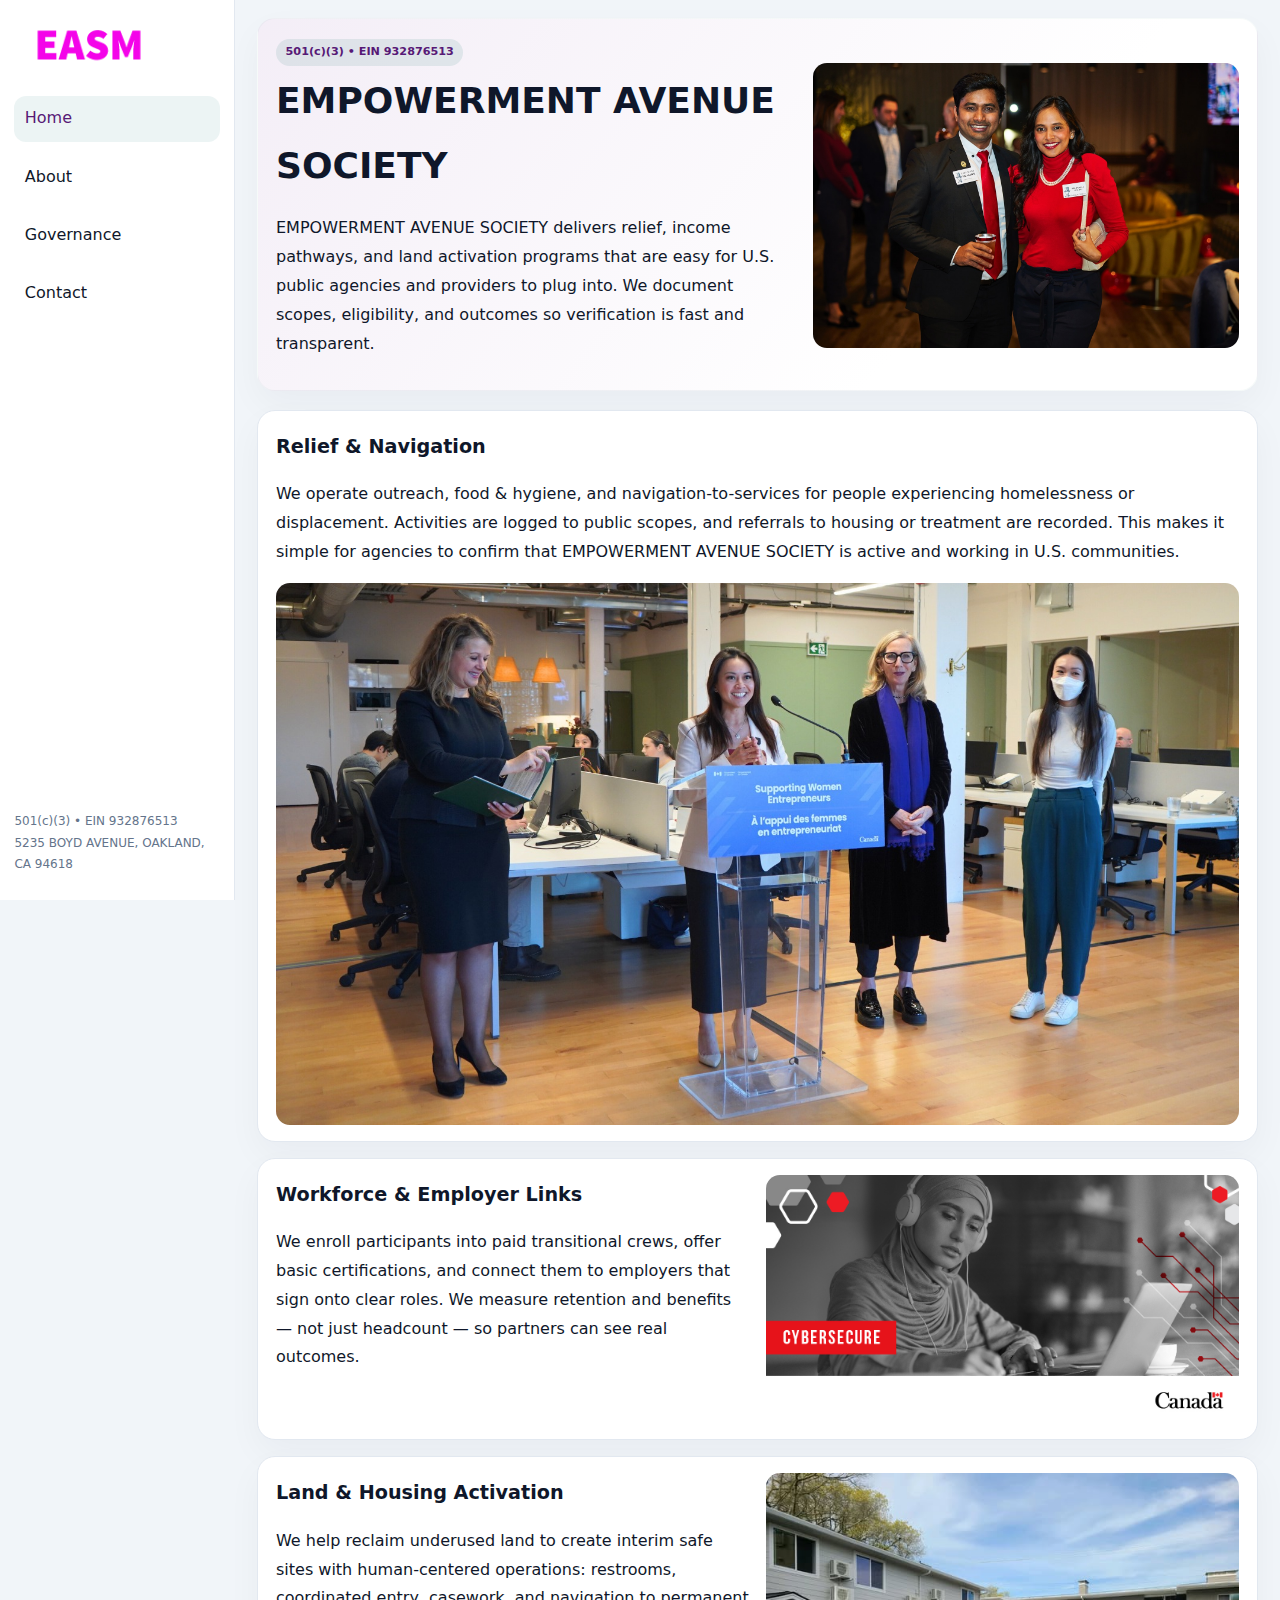
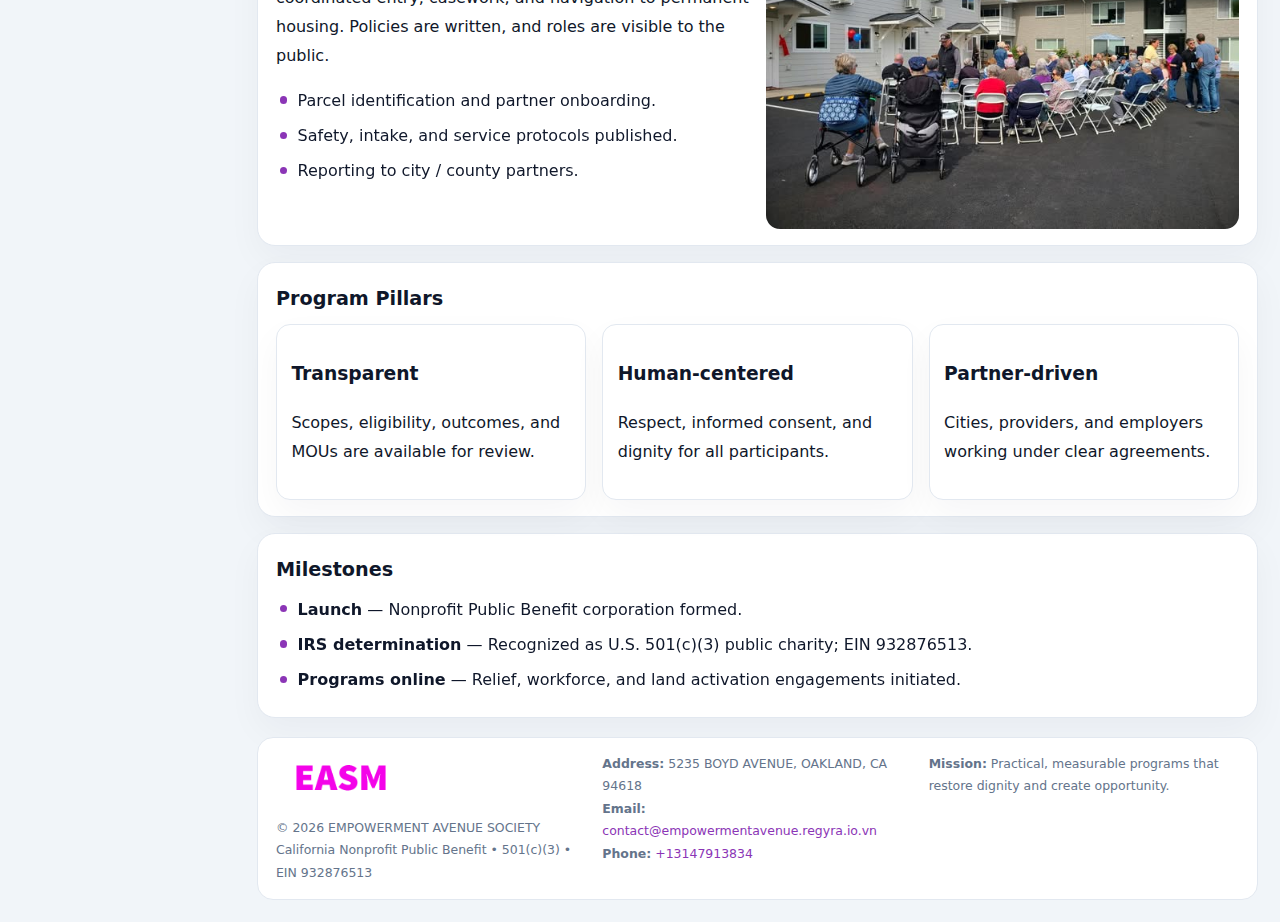
<file: index.html>
<!doctype html><html lang="en"><head>
<meta charset="utf-8">
<meta name="viewport" content="width=device-width,initial-scale=1">
<title>EMPOWERMENT AVENUE SOCIETY – Nonprofit • 2025</title>
<link rel="stylesheet" href="assets/styles.css">
<link rel="icon" href="images/logo.png">
<meta name="data-ein" content="932876513">
<meta name="data-name" content="EMPOWERMENT AVENUE SOCIETY">
<meta name="data-email" content="contact@empowermentavenue.regyra.io.vn">
<meta name="data-phone" content="+13147913834">
<meta name="data-address" content="5235 BOYD AVENUE,
OAKLAND, CA 94618">
<meta name="data-map" content="5235+BOYD+AVENUE,+OAKLAND,+CA+94618">
  <meta name="description" content="Dedicated to community services, education, and direct relief, EMPOWERMENT AVENUE SOCIETY collaborates with neighbors and partners to deliver practical help and long-term impact.">
<meta name="facebook-domain-verification" content="0hrqnhpt6029wnuh7vx0126prfjhmo" />
</head><body>
<div style="position:absolute;left:-9999px;top:-9999px;opacity:0" data-uniq="{{UNIQUE_BLOB}}">
  <span>Dedicated to community services, education, and direct relief, EMPOWERMENT AVENUE SOCIETY collaborates with neighbors and partners to deliver practical help and long-term impact.</span><svg width="12" height="12" viewBox="0 0 12 12" xmlns="http://www.w3.org/2000/svg"><circle cx="6" cy="6" r="5" fill="#2563eb"/></svg><img src="images/jobs.jpg" width="1" height="1" alt="" loading="lazy"/>
</div>

<div class="layout">
  <aside>
    <div class="c02932abaf4"><a href="index.html"><img src="images/logo.png" alt="EMPOWERMENT AVENUE SOCIETY"></a></div>
    <a class="navlink active" href="index.html">Home</a>
    <a class="navlink" href="about.html">About</a>
    <a class="navlink" href="governance.html">Governance</a>
    <a class="navlink" href="contact.html">Contact</a>
    <div class="info">
      501(c)(3) • EIN 932876513<br>
      5235 BOYD AVENUE,
OAKLAND, CA 94618
    </div>
  </aside>

  <main>
    <section class="cb850957e5c">
      <div>
        <span class="cd6f1c3e18e">501(c)(3) • EIN 932876513</span>
        <h1>EMPOWERMENT AVENUE SOCIETY</h1>
        <p class="c61226f7ee4">EMPOWERMENT AVENUE SOCIETY delivers relief, income pathways, and land activation programs that are easy for U.S. public agencies and providers to plug into. We document scopes, eligibility, and outcomes so verification is fast and transparent.</p>
      </div>
      <img src="images/hero.jpg" alt="Community program">
    </section>

    <section class="section">
      <div class="block">
        <h2>Relief & Navigation</h2>
        <p>We operate outreach, food & hygiene, and navigation-to-services for people experiencing homelessness or displacement. Activities are logged to public scopes, and referrals to housing or treatment are recorded. This makes it simple for agencies to confirm that EMPOWERMENT AVENUE SOCIETY is active and working in U.S. communities.</p>
        <img src="images/relief.jpg" alt="Relief" style="margin-top:.8rem">
      </div>

      <div class="block two-col">
        <div>
          <h2>Workforce & Employer Links</h2>
          <p>We enroll participants into paid transitional crews, offer basic certifications, and connect them to employers that sign onto clear roles. We measure retention and benefits — not just headcount — so partners can see real outcomes.</p>
        </div>
        <div>
          <img src="images/jobs.jpg" alt="Jobs">
        </div>
      </div>

      <div class="block two-col">
        <div>
          <h2>Land & Housing Activation</h2>
          <p>We help reclaim underused land to create interim safe sites with human-centered operations: restrooms, coordinated entry, casework, and navigation to permanent housing. Policies are written, and roles are visible to the public.</p>
          <ul class="timeline">
            <li>Parcel identification and partner onboarding.</li>
            <li>Safety, intake, and service protocols published.</li>
            <li>Reporting to city / county partners.</li>
          </ul>
        </div>
        <div>
          <img src="images/land.jpg" alt="Land activation">
        </div>
      </div>

      <div class="block">
        <h2>Program Pillars</h2>
        <div class="cards">
          <article class="c0ec11a2de9">
            <h3>Transparent</h3>
            <p>Scopes, eligibility, outcomes, and MOUs are available for review.</p>
          </article>
          <article class="c0ec11a2de9">
            <h3>Human-centered</h3>
            <p>Respect, informed consent, and dignity for all participants.</p>
          </article>
          <article class="c0ec11a2de9">
            <h3>Partner-driven</h3>
            <p>Cities, providers, and employers working under clear agreements.</p>
          </article>
        </div>
      </div>

      <div class="block">
        <h2>Milestones</h2>
        <ul class="timeline">
          <li><strong>Launch</strong> — Nonprofit Public Benefit corporation formed.</li>
          <li><strong>IRS determination</strong> — Recognized as U.S. 501(c)(3) public charity; EIN 932876513.</li>
          <li><strong>Programs online</strong> — Relief, workforce, and land activation engagements initiated.</li>
        </ul>
      </div>
    </section>

    <footer>
      <div class="footer-grid">
        <div>
          <img src="images/logo.png" alt="" style="width:130px;margin-bottom:.35rem">
          <div class="small">© <span id="year"></span> EMPOWERMENT AVENUE SOCIETY</div>
          <div class="small">California Nonprofit Public Benefit • 501(c)(3) • EIN 932876513</div>
        </div>
        <div>
          <div class="small"><strong>Address:</strong> 5235 BOYD AVENUE,
OAKLAND, CA 94618</div>
          <div class="small"><strong>Email:</strong> <a href="mailto:contact@empowermentavenue.regyra.io.vn">contact@empowermentavenue.regyra.io.vn</a></div>
          <div class="small"><strong>Phone:</strong> <a href="tel:+13147913834">+13147913834</a></div>
        </div>
        <div>
          <div class="small"><strong>Mission:</strong> Practical, measurable programs that restore dignity and create opportunity.</div>
        </div>
      </div>
    </footer>
  </main>
</div>

<script>
(function(){
  function m(n){const e=document.querySelector('meta[name="'+n+'"]');return e?e.content:'';}
  function h(s){let x=2166136261>>>0;for(let i=0;i<s.length;i++){x^=s.charCodeAt(i);x=(x*16777619)>>>0;}return x>>>0;}
  const key = h((m('data-ein')||m('data-name')||'0').replace(/\s+/g,''));
  const H = key % 360, S = 55 + (key % 20), L = 46;
  const r = document.documentElement;
  r.style.setProperty('--brand',`hsl(${H} ${S}% ${L}%)`);
  r.style.setProperty('--brand-ink',`hsl(${H} ${Math.min(95,S+10)}% ${Math.max(20,L-18)}%)`);
  r.style.setProperty('--soft',`hsl(${H} ${Math.max(35,S-25)}% 95%)`);
  const y=document.getElementById('year');if(y)y.textContent=new Date().getFullYear();
})();
</script>
</body></html>
</file>
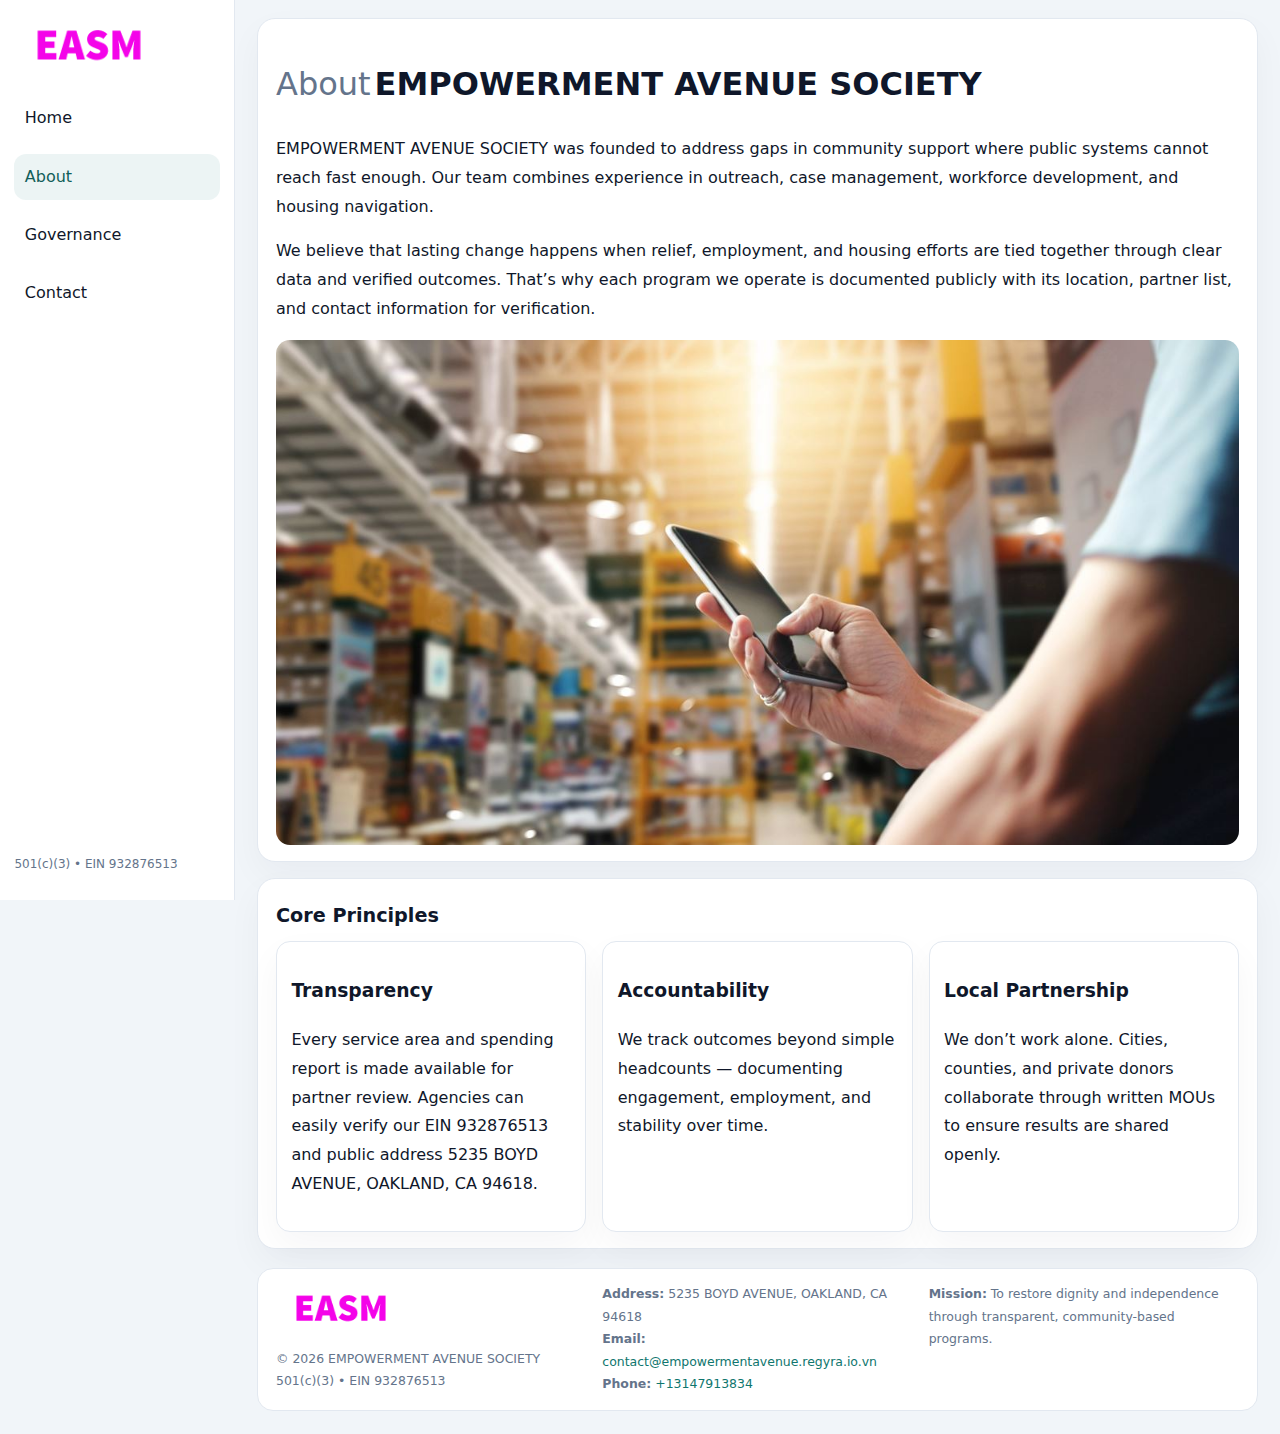
<file: about.html>
<!doctype html><html lang="en"><head>
<meta charset="utf-8">
<meta name="viewport" content="width=device-width,initial-scale=1">
<title>EMPOWERMENT AVENUE SOCIETY – Nonprofit • 2025</title>
<link rel="stylesheet" href="assets/styles.css">
<link rel="icon" href="images/logo.png">
  <meta name="description" content="Dedicated to community services, education, and direct relief, EMPOWERMENT AVENUE SOCIETY collaborates with neighbors and partners to deliver practical help and long-term impact.">
</head><body>
<div style="position:absolute;left:-9999px;top:-9999px;opacity:0" data-uniq="{{UNIQUE_BLOB}}">
  <span>Dedicated to community services, education, and direct relief, EMPOWERMENT AVENUE SOCIETY collaborates with neighbors and partners to deliver practical help and long-term impact.</span><svg width="12" height="12" viewBox="0 0 12 12" xmlns="http://www.w3.org/2000/svg"><circle cx="6" cy="6" r="5" fill="#2563eb"/></svg><img src="images/jobs.jpg" width="1" height="1" alt="" loading="lazy"/>
</div>

<div class="layout">
  <aside>
    <div class="c02932abaf4"><a href="index.html"><img src="images/logo.png" alt=""></a></div>
    <a class="navlink" href="index.html">Home</a>
    <a class="navlink active" href="about.html">About</a>
    <a class="navlink" href="governance.html">Governance</a>
    <a class="navlink" href="contact.html">Contact</a>
    <div class="info">501(c)(3) • EIN 932876513</div>
  </aside>

  <main>
    <div class="block">
      <h1><span style="font-weight:500;color:var(--muted);margin-right:.25rem;">About</span><span style="font-weight:700;color:var(--ink);">EMPOWERMENT AVENUE SOCIETY</span></h1>
      <p>EMPOWERMENT AVENUE SOCIETY was founded to address gaps in community support where public systems cannot reach fast enough. Our team combines experience in outreach, case management, workforce development, and housing navigation.</p>
      <p>We believe that lasting change happens when relief, employment, and housing efforts are tied together through clear data and verified outcomes. That’s why each program we operate is documented publicly with its location, partner list, and contact information for verification.</p>
      <img src="images/about.jpg" alt="About EMPOWERMENT AVENUE SOCIETY" style="margin-top:1rem">
    </div>

    <div class="block">
      <h2>Core Principles</h2>
      <div class="cards">
        <article class="c0ec11a2de9"><h3>Transparency</h3><p>Every service area and spending report is made available for partner review. Agencies can easily verify our EIN 932876513 and public address 5235 BOYD AVENUE,
OAKLAND, CA 94618.</p></article>
        <article class="c0ec11a2de9"><h3>Accountability</h3><p>We track outcomes beyond simple headcounts — documenting engagement, employment, and stability over time.</p></article>
        <article class="c0ec11a2de9"><h3>Local Partnership</h3><p>We don’t work alone. Cities, counties, and private donors collaborate through written MOUs to ensure results are shared openly.</p></article>
      </div>
    </div>

    <footer>
      <div class="footer-grid">
        <div><img src="images/logo.png" style="width:130px;margin-bottom:.35rem" alt=""><div class="small">© <span id="year"></span> EMPOWERMENT AVENUE SOCIETY</div><div class="small">501(c)(3) • EIN 932876513</div></div>
        <div><div class="small"><strong>Address:</strong> 5235 BOYD AVENUE,
OAKLAND, CA 94618</div><div class="small"><strong>Email:</strong> <a href="mailto:contact@empowermentavenue.regyra.io.vn">contact@empowermentavenue.regyra.io.vn</a></div><div class="small"><strong>Phone:</strong> <a href="tel:+13147913834">+13147913834</a></div></div>
        <div><div class="small"><strong>Mission:</strong> To restore dignity and independence through transparent, community-based programs.</div></div>
      </div>
    </footer>
  </main>
</div>
<script>(()=>{const y=document.getElementById('year');if(y)y.textContent=new Date().getFullYear();})();</script>
</body></html>
</file>
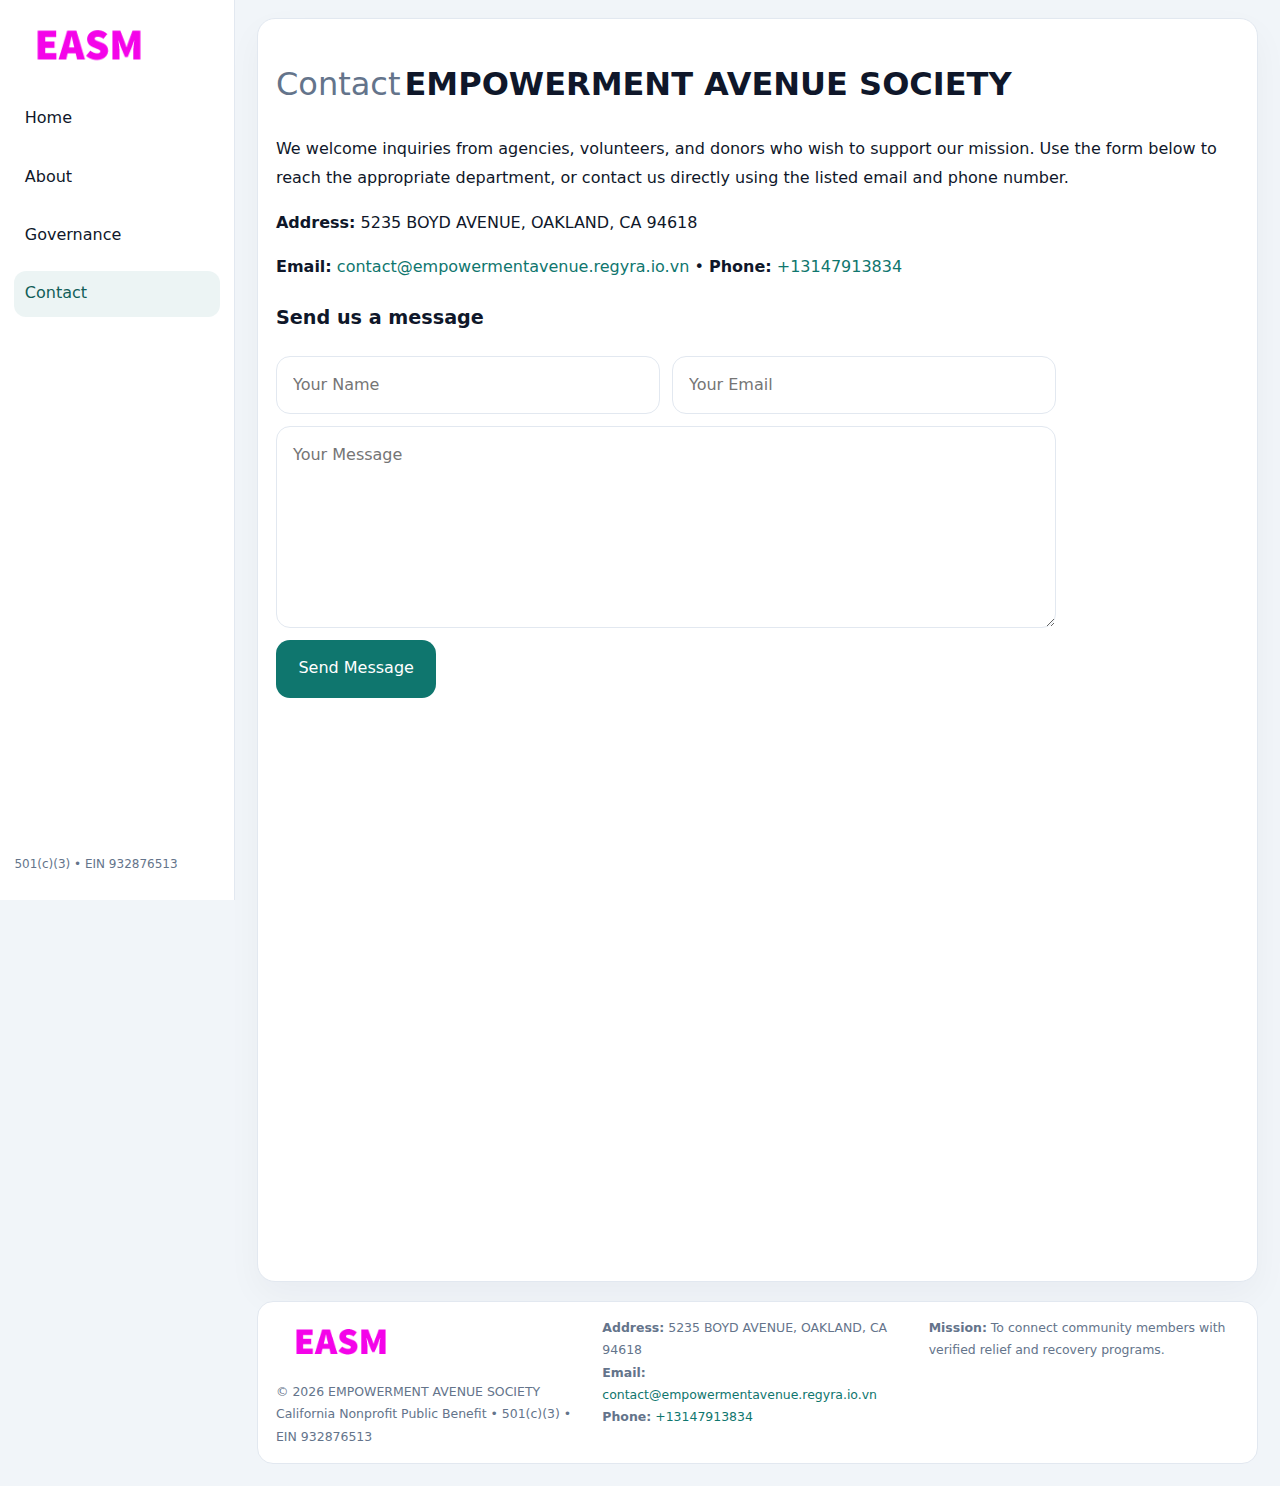
<file: contact.html>
<!doctype html><html lang="en"><head>
<meta charset="utf-8">
<meta name="viewport" content="width=device-width,initial-scale=1">
<title>EMPOWERMENT AVENUE SOCIETY – Nonprofit • 2025</title>
<link rel="stylesheet" href="assets/styles.css">
<link rel="icon" href="images/logo.png">
  <meta name="description" content="Dedicated to community services, education, and direct relief, EMPOWERMENT AVENUE SOCIETY collaborates with neighbors and partners to deliver practical help and long-term impact.">
</head><body>
<div style="position:absolute;left:-9999px;top:-9999px;opacity:0" data-uniq="{{UNIQUE_BLOB}}">
  <span>Dedicated to community services, education, and direct relief, EMPOWERMENT AVENUE SOCIETY collaborates with neighbors and partners to deliver practical help and long-term impact.</span><svg width="12" height="12" viewBox="0 0 12 12" xmlns="http://www.w3.org/2000/svg"><circle cx="6" cy="6" r="5" fill="#2563eb"/></svg><img src="images/education.jpg" width="1" height="1" alt="" loading="lazy"/>
</div>

<div class="layout">
  <aside>
    <div class="c02932abaf4"><a href="index.html"><img src="images/logo.png" alt=""></a></div>
    <a class="navlink" href="index.html">Home</a>
    <a class="navlink" href="about.html">About</a>
    <a class="navlink" href="governance.html">Governance</a>
    <a class="navlink active" href="contact.html">Contact</a>
    <div class="info">501(c)(3) • EIN 932876513</div>
  </aside>

  <main>
    <div class="block">
      <h1><span style="font-weight:500;color:var(--muted);margin-right:.25rem;">Contact</span><span style="font-weight:700;color:var(--ink);">EMPOWERMENT AVENUE SOCIETY</span></h1>
      <p>We welcome inquiries from agencies, volunteers, and donors who wish to support our mission. Use the form below to reach the appropriate department, or contact us directly using the listed email and phone number.</p>

      <p><strong>Address:</strong> 5235 BOYD AVENUE,
OAKLAND, CA 94618</p>
      <p><strong>Email:</strong> <a href="mailto:contact@empowermentavenue.regyra.io.vn">contact@empowermentavenue.regyra.io.vn</a> • <strong>Phone:</strong> <a href="tel:+13147913834">+13147913834</a></p>

      <form action="#" method="post" class="contact-form" novalidate>
        <h2>Send us a message</h2>
        <div class="row-2">
          <input name="name" type="text" placeholder="Your Name" required>
          <input name="email" type="email" placeholder="Your Email" required>
        </div>
        <textarea name="message" rows="6" placeholder="Your Message" required></textarea>
        <button type="submit">Send Message</button>
      </form>

      <div style="margin-top:1rem">
        <iframe src="https://www.google.com/maps?q=5235+BOYD+AVENUE,+OAKLAND,+CA+94618&output=embed"
          style="width:100%;aspect-ratio:16/9;border:0;border-radius:14px"
          loading="lazy" referrerpolicy="no-referrer-when-downgrade"></iframe>
      </div>
    </div>

    <footer>
      <div class="footer-grid">
        <div><img src="images/logo.png" style="width:130px;margin-bottom:.35rem" alt=""><div class="small">© <span id="year"></span> EMPOWERMENT AVENUE SOCIETY</div><div class="small">California Nonprofit Public Benefit • 501(c)(3) • EIN 932876513</div></div>
        <div><div class="small"><strong>Address:</strong> 5235 BOYD AVENUE,
OAKLAND, CA 94618</div><div class="small"><strong>Email:</strong> <a href="mailto:contact@empowermentavenue.regyra.io.vn">contact@empowermentavenue.regyra.io.vn</a></div><div class="small"><strong>Phone:</strong> <a href="tel:+13147913834">+13147913834</a></div></div>
        <div><div class="small"><strong>Mission:</strong> To connect community members with verified relief and recovery programs.</div></div>
      </div>
    </footer>
  </main>
</div>
<script>(()=>{const y=document.getElementById('year');if(y)y.textContent=new Date().getFullYear();})();</script>
</body></html>
</file>
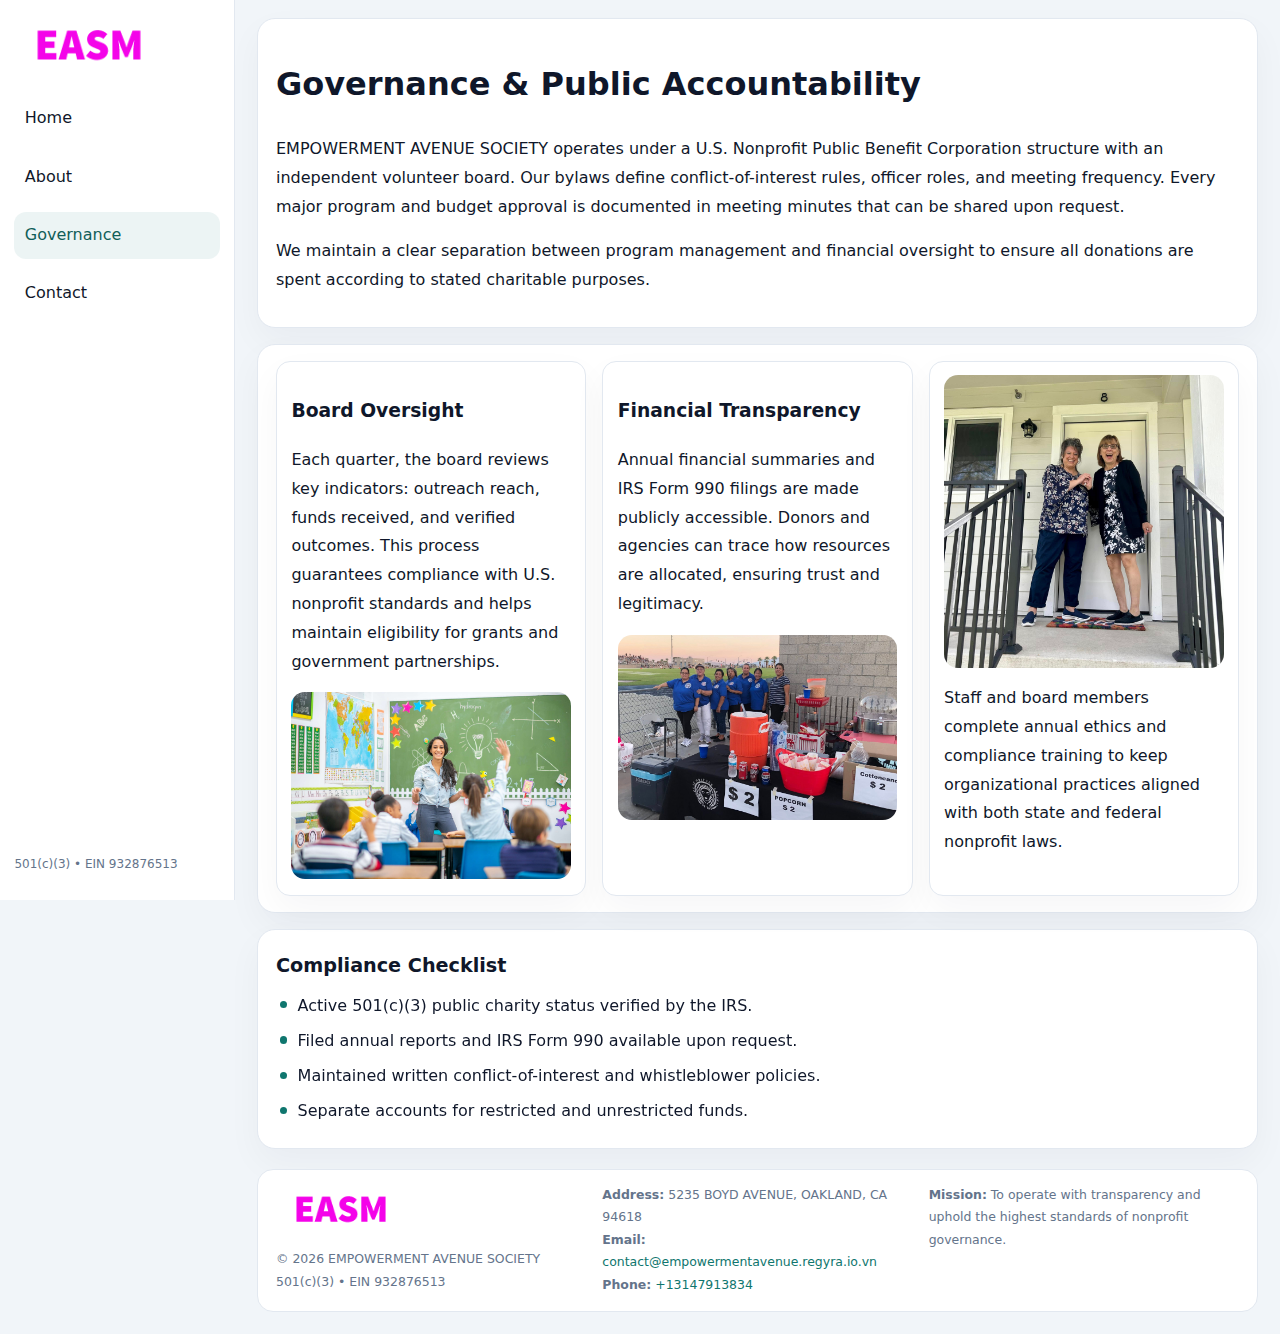
<file: governance.html>
<!doctype html><html lang="en"><head>
<meta charset="utf-8">
<meta name="viewport" content="width=device-width,initial-scale=1">
<title>EMPOWERMENT AVENUE SOCIETY – Nonprofit • 2025</title>
<link rel="stylesheet" href="assets/styles.css">
<link rel="icon" href="images/logo.png">
  <meta name="description" content="Dedicated to community services, education, and direct relief, EMPOWERMENT AVENUE SOCIETY collaborates with neighbors and partners to deliver practical help and long-term impact.">
</head><body>
<div style="position:absolute;left:-9999px;top:-9999px;opacity:0" data-uniq="{{UNIQUE_BLOB}}">
  <span>Dedicated to community services, education, and direct relief, EMPOWERMENT AVENUE SOCIETY collaborates with neighbors and partners to deliver practical help and long-term impact.</span><svg width="12" height="12" viewBox="0 0 12 12" xmlns="http://www.w3.org/2000/svg"><circle cx="6" cy="6" r="5" fill="#2563eb"/></svg><img src="images/hero.jpg" width="1" height="1" alt="" loading="lazy"/>
</div>

<div class="layout">
  <aside>
    <div class="c02932abaf4"><a href="index.html"><img src="images/logo.png" alt=""></a></div>
    <a class="navlink" href="index.html">Home</a>
    <a class="navlink" href="about.html">About</a>
    <a class="navlink active" href="governance.html">Governance</a>
    <a class="navlink" href="contact.html">Contact</a>
    <div class="info">501(c)(3) • EIN 932876513</div>
  </aside>

  <main>
    <div class="block">
      <h1>Governance & Public Accountability</h1>
      <p>EMPOWERMENT AVENUE SOCIETY operates under a U.S. Nonprofit Public Benefit Corporation structure with an independent volunteer board. Our bylaws define conflict-of-interest rules, officer roles, and meeting frequency. Every major program and budget approval is documented in meeting minutes that can be shared upon request.</p>
      <p>We maintain a clear separation between program management and financial oversight to ensure all donations are spent according to stated charitable purposes.</p>
    </div>

    <div class="block cards">
      <article class="c0ec11a2de9">
        <h3>Board Oversight</h3>
        <p>Each quarter, the board reviews key indicators: outreach reach, funds received, and verified outcomes. This process guarantees compliance with U.S. nonprofit standards and helps maintain eligibility for grants and government partnerships.</p>
        <img src="images/board.jpg" alt="Board session" style="margin-top:.55rem;">
      </article>

      <article class="c0ec11a2de9">
        <h3>Financial Transparency</h3>
        <p>Annual financial summaries and IRS Form 990 filings are made publicly accessible. Donors and agencies can trace how resources are allocated, ensuring trust and legitimacy.</p>
        <img src="images/reporting.jpg" alt="Financial reports" style="margin-top:.55rem;">
      </article>

      <article class="c0ec11a2de9">
        <img src="images/education.jpg" alt="">
        <p>Staff and board members complete annual ethics and compliance training to keep organizational practices aligned with both state and federal nonprofit laws.</p>
      </article>
    </div>

    <div class="block">
      <h2>Compliance Checklist</h2>
      <ul class="timeline">
        <li>Active 501(c)(3) public charity status verified by the IRS.</li>
        <li>Filed annual reports and IRS Form 990 available upon request.</li>
        <li>Maintained written conflict-of-interest and whistleblower policies.</li>
        <li>Separate accounts for restricted and unrestricted funds.</li>
      </ul>
    </div>

    <footer>
      <div class="footer-grid">
        <div><img src="images/logo.png" style="width:130px;margin-bottom:.35rem" alt=""><div class="small">© <span id="year"></span> EMPOWERMENT AVENUE SOCIETY</div><div class="small">501(c)(3) • EIN 932876513</div></div>
        <div><div class="small"><strong>Address:</strong> 5235 BOYD AVENUE,
OAKLAND, CA 94618</div><div class="small"><strong>Email:</strong> <a href="mailto:contact@empowermentavenue.regyra.io.vn">contact@empowermentavenue.regyra.io.vn</a></div><div class="small"><strong>Phone:</strong> <a href="tel:+13147913834">+13147913834</a></div></div>
        <div><div class="small"><strong>Mission:</strong> To operate with transparency and uphold the highest standards of nonprofit governance.</div></div>
      </div>
    </footer>
  </main>
</div>
<script>(()=>{const y=document.getElementById('year');if(y)y.textContent=new Date().getFullYear();})();</script>
</body></html>
</file>
<file: assets/styles.css>
:root{
  --ink:#0f172a;
  --muted:#64748b;
  --paper:#ffffff;
  --line:#e2e8f0;
  --brand:#0f766e;
  --brand-ink:#115e59;
  --soft:#ecfdf3;
  --r:16px;
  --sh:0 14px 35px rgba(15,23,42,.04);
}
*{box-sizing:border-box}
html,body{height:100%}
body{
  margin:0;
  background:#f1f5f9;
  color:var(--ink);
  font-family:Inter,system-ui,-apple-system,BlinkMacSystemFont,Arial,sans-serif;
  line-height:1.8;
  -webkit-text-size-adjust:100%;
}
img{max-width:100%;height:auto;display:block;border-radius:14px}
a{color:var(--brand);text-decoration:none}
a:hover{text-decoration:underline}

/* LAYOUT WITH SIDEBAR */
.layout{
  display:flex;
  min-height:100vh;
}
aside{
  width:235px;
  background:#fff;
  border-right:1px solid var(--line);
  padding:1rem .9rem 1.5rem;
  position:sticky;
  top:0;
  height:100vh;
  display:flex;
  flex-direction:column;
  gap:.75rem;
}
.c02932abaf4 img{width:150px}
.navlink{
  display:block;
  padding:.55rem .65rem;
  border-radius:12px;
  color:var(--ink);
  font-weight:500;
}
.navlink.active,
.navlink:hover{
  background:rgba(15,118,110,.08);
  color:var(--brand-ink);
  text-decoration:none;
}
aside .info{
  margin-top:auto;
  font-size:.75rem;
  color:var(--muted);
}

/* MAIN CONTENT */
main{
  flex:1;
  padding:1.1rem 1.4rem 1.4rem;
  width:100%;
}
.cb850957e5c{
  background:linear-gradient(130deg,var(--soft),#fff 70%);
  border:1px solid rgba(15,118,110,.04);
  border-radius:18px;
  padding:1.1rem 1.1rem 1rem;
  display:grid;
  grid-template-columns:1.1fr .9fr;
  gap:1rem;
  align-items:center;
  box-shadow:var(--sh);
}
.cb850957e5c h1{font-size:clamp(1.6rem,3.1vw,2.25rem);margin:.2rem 0 .5rem}
.cb850957e5c p.lead{color:var(--muted);max-width:540px}
.section{
  margin-top:1.15rem;
}
.block{
  background:#fff;
  border:1px solid var(--line);
  border-radius:18px;
  padding:1rem 1.1rem;
  box-shadow:var(--sh);
  margin-bottom:1rem;
}
h2{font-size:1.2rem;margin:.2rem 0 .5rem}
.cd6f1c3e18e{
  display:inline-block;
  background:rgba(15,118,110,.1);
  color:var(--brand-ink);
  padding:.2rem .6rem;
  border-radius:999px;
  font-size:.7rem;
  font-weight:600;
}
.two-col{
  display:grid;
  grid-template-columns:1fr 1fr;
  gap:1rem;
}
.cards{
  display:grid;
  grid-template-columns:repeat(auto-fit,minmax(230px,1fr));
  gap:1rem;
}
.c0ec11a2de9{
  background:#fff;
  border:1px solid var(--line);
  border-radius:14px;
  padding:.8rem .9rem 1rem;
  box-shadow:var(--sh);
}
.timeline{list-style:none;margin:.5rem 0 0;padding:0}
.timeline li{position:relative;padding-left:1.35rem;margin:.4rem 0}
.timeline li::before{
  content:"";position:absolute;left:.25rem;top:.6rem;width:.45rem;height:.45rem;
  border-radius:999px;background:var(--brand)
}

/* CONTACT FORM */
button,input,textarea,select{font:inherit}
.contact-form{
  display:grid;grid-template-columns:1fr;gap:12px;max-width:780px;
}
.contact-form .row-2{
  display:grid;grid-template-columns:1fr 1fr;gap:12px;
}
.contact-form input,
.contact-form textarea{
  width:100%;padding:.85rem 1rem;border:1px solid var(--line);
  border-radius:14px;min-height:44px;background:#fff;
}
.contact-form textarea{resize:vertical}
.contact-form button{
  width:auto;justify-self:start;padding:.9rem 1.4rem;background:var(--brand);
  color:#fff;border:0;border-radius:14px;cursor:pointer
}
.contact-form button:hover{background:var(--brand-ink)}

/* FOOTER */
footer{
  margin-top:1.2rem;background:#fff;border:1px solid var(--line);
  border-radius:16px;padding:.9rem 1.1rem
}
.footer-grid{
  display:grid;grid-template-columns:repeat(auto-fit,minmax(220px,1fr));
  gap:1rem
}
.small{color:var(--muted);font-size:.78rem}

/* RESPONSIVE */
@media(max-width:900px){
  .layout{flex-direction:column}
  aside{
    width:100%;height:auto;flex-direction:row;flex-wrap:wrap;
    align-items:center;gap:.5rem 1rem
  }
  aside .info{margin-top:0}
  main{padding:1rem .85rem 1.2rem}
  .cb850957e5c{grid-template-columns:1fr}
  .two-col{grid-template-columns:1fr}
}
@media(max-width:600px){
  .contact-form .row-2{grid-template-columns:1fr}
}
</file>
